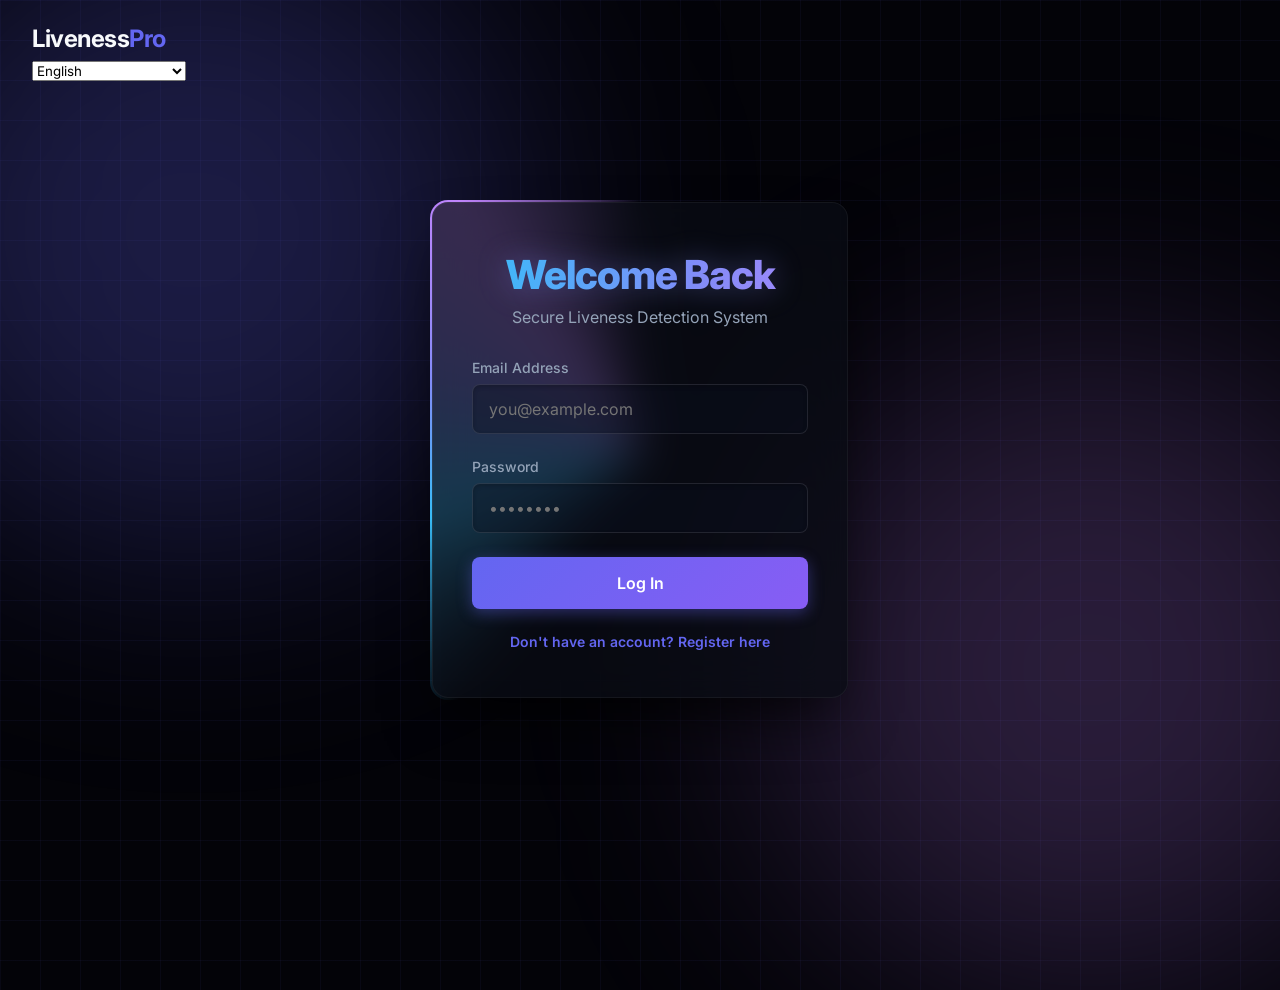
<file: index.html>
<!DOCTYPE html>
<html lang="en">
<head>
    <meta charset="UTF-8">
    <meta name="viewport" content="width=device-width, initial-scale=1.0">
    <title>Authentication - Liveness Detection</title>
    <link rel="stylesheet" href="style.css">
</head>
<body>
    <div class="brand-header">
        <div>Liveness<span>Pro</span></div>
        <select id="langSelect" class="lang-select">
            <option value="en">English</option>
            <option value="hi">हिंदी (Hindi)</option>
            <option value="kn">ಕನ್ನಡ (Kannada)</option>
            <option value="ta">தமிழ் (Tamil)</option>
            <option value="te">తెలుగు (Telugu)</option>
            <option value="ml">മലയാളം (Malayalam)</option>
        </select>
    </div>
    <div class="container">
        <!-- Login Form -->
        <div class="card" id="loginCard">
            <h1 data-i18n="welcome_back">Welcome Back</h1>
            <p class="subtitle" data-i18n="subtitle_login">Secure Liveness Detection System</p>
            
            <form id="loginForm">
                <div class="form-group">
                    <label for="loginEmail" data-i18n="email_label">Email Address</label>
                    <input type="email" id="loginEmail" required placeholder="you@example.com">
                </div>
                <div class="form-group">
                    <label for="loginPassword" data-i18n="password_label">Password</label>
                    <input type="password" id="loginPassword" required placeholder="••••••••">
                </div>
                <div id="loginError" class="form-error hidden"></div>
                <button type="submit" class="btn" data-i18n="login_btn">Log In</button>
            </form>
            
            <div class="toggle-form">
                <span data-i18n="no_account">Don't have an account?</span> <span id="showRegisterBtn" data-i18n="register_here">Register here</span>
            </div>
        </div>

        <!-- Registration Form -->
        <div class="card hidden" id="registerCard">
            <h1 data-i18n="create_account">Create Account</h1>
            <p class="subtitle" data-i18n="subtitle_register">Join our secure platform</p>
            
            <form id="registerForm">
                <div class="form-group">
                    <label for="regName" data-i18n="name_label">Full Name</label>
                    <input type="text" id="regName" required placeholder="John Doe" data-i18n-placeholder="name_placeholder">
                </div>
                <div class="form-group">
                    <label for="regEmail" data-i18n="email_label">Email Address</label>
                    <input type="email" id="regEmail" required placeholder="you@example.com">
                </div>
                <div class="form-group">
                    <label for="regPassword" data-i18n="password_label">Password</label>
                    <input type="password" id="regPassword" required placeholder="••••••••" minlength="6">
                </div>
                <div id="regError" class="form-error hidden"></div>
                <button type="submit" class="btn" data-i18n="register_btn">Register</button>
            </form>
            
            <div class="toggle-form">
                <span data-i18n="have_account">Already have an account?</span> <span id="showLoginBtn" data-i18n="login_here">Log in here</span>
            </div>
        </div>
    </div>

    <!-- Scripts -->
    <script src="i18n.js"></script>
    <script defer src="script.js"></script>
</body>
</html>
</file>
<file: style.css>
@import url('https://fonts.googleapis.com/css2?family=Inter:wght@300;400;500;600;700&display=swap');

:root {
  --primary: #6366f1;
  --primary-hover: #4f46e5;
  --bg: #0f172a;
  --surface: rgba(30, 41, 59, 0.7);
  --text: #f8fafc;
  --text-muted: #94a3b8;
  --border: rgba(255, 255, 255, 0.1);
  --success: #10b981;
  --error: #ef4444;
  --radius: 16px;
}

* {
  box-sizing: border-box;
  margin: 0;
  padding: 0;
  font-family: 'Inter', sans-serif;
}

body {
  background-color: #030308;
  background-image: 
    linear-gradient(rgba(99, 102, 241, 0.05) 1px, transparent 1px),
    linear-gradient(90deg, rgba(99, 102, 241, 0.05) 1px, transparent 1px);
  background-size: 40px 40px;
  color: var(--text);
  min-height: 100vh;
  display: flex;
  justify-content: center;
  align-items: center;
  overflow-x: hidden;
  position: relative;
  animation: moveGrid 15s linear infinite;
}

@keyframes moveGrid {
  0% { background-position: 0 0; }
  100% { background-position: 40px 40px; }
}

body::before, body::after {
  content: "";
  position: absolute;
  width: 50vw;
  height: 50vw;
  border-radius: 50%;
  filter: blur(120px);
  z-index: -1;
  animation: orbFloat 20s infinite alternate ease-in-out;
}

body::before {
  top: -10%;
  left: -10%;
  background: rgba(99, 102, 241, 0.25);
}

body::after {
  bottom: -10%;
  right: -10%;
  background: rgba(192, 132, 252, 0.2);
  animation-delay: -10s;
}

@keyframes orbFloat {
  0% { transform: translate(0, 0) scale(1); }
  50% { transform: translate(8%, 12%) scale(1.1); }
  100% { transform: translate(-5%, -8%) scale(0.9); }
}

/* Brand Header */
.brand-header {
  position: absolute;
  top: 1.5rem;
  left: 2rem;
  font-size: 1.5rem;
  font-weight: 700;
  color: var(--text);
  letter-spacing: -0.5px;
  z-index: 100;
  animation: floatBrand 4s ease-in-out infinite;
}

@keyframes floatBrand {
  0% { transform: translateY(0); }
  50% { transform: translateY(-5px); text-shadow: 0 5px 15px rgba(99, 102, 241, 0.4); }
  100% { transform: translateY(0); }
}

.brand-header span {
  color: var(--primary);
}

.container {
  width: 100%;
  max-width: 480px;
  padding: 2rem;
}

.dashboard-container {
  max-width: 800px;
}

/* Glass Card with Animated Border */
.card {
  background: transparent;
  border-radius: var(--radius);
  padding: 3rem 2.5rem;
  box-shadow: 0 30px 60px -15px rgba(0, 0, 0, 0.8);
  animation: fadeIn 0.6s cubic-bezier(0.16, 1, 0.3, 1);
  position: relative;
  z-index: 1;
}

.card::before {
  content: "";
  position: absolute;
  inset: -2px;
  border-radius: calc(var(--radius) + 2px);
  background: conic-gradient(from 0deg, transparent 60%, #38bdf8, #818cf8, #c084fc, transparent 100%);
  z-index: -2;
  animation: rotateBorder 4s linear infinite;
}

.card::after {
  content: "";
  position: absolute;
  inset: 0px;
  background: rgba(10, 12, 20, 0.75);
  backdrop-filter: blur(24px);
  -webkit-backdrop-filter: blur(24px);
  border-radius: var(--radius);
  z-index: -1;
  border: 1px solid rgba(255, 255, 255, 0.05);
}

@keyframes rotateBorder {
  0% { transform: rotate(0deg); }
  100% { transform: rotate(360deg); }
}

@keyframes fadeIn {
  from { opacity: 0; transform: translateY(20px); }
  to { opacity: 1; transform: translateY(0); }
}

/* Forms */
h1 {
  font-size: 2.5rem;
  margin-bottom: 0.5rem;
  font-weight: 800;
  text-align: center;
  background: linear-gradient(to right, #38bdf8, #818cf8, #c084fc, #38bdf8);
  background-size: 200% auto;
  -webkit-background-clip: text;
  -webkit-text-fill-color: transparent;
  filter: drop-shadow(0 0 15px rgba(129, 140, 248, 0.4));
  letter-spacing: -1px;
  animation: shineText 5s linear infinite;
}

@keyframes shineText {
  to { background-position: 200% center; }
}

p.subtitle {
  text-align: center;
  color: var(--text-muted);
  margin-bottom: 2rem;
  animation: fadeIn 0.8s ease-out 0.2s both;
}

.form-group {
  margin-bottom: 1.5rem;
  position: relative;
  animation: slideInRight 0.5s cubic-bezier(0.16, 1, 0.3, 1) both;
}

.form-group:nth-child(1) { animation-delay: 0.1s; }
.form-group:nth-child(2) { animation-delay: 0.2s; }
.form-group:nth-child(3) { animation-delay: 0.3s; }

@keyframes slideInRight {
  from { opacity: 0; transform: translateX(20px); }
  to { opacity: 1; transform: translateX(0); }
}

.form-group label {
  display: block;
  font-size: 0.875rem;
  margin-bottom: 0.5rem;
  color: var(--text-muted);
  font-weight: 500;
}

.form-group input {
  width: 100%;
  padding: 0.875rem 1rem;
  border-radius: 8px;
  background: rgba(10, 15, 30, 0.4);
  border: 1px solid rgba(255, 255, 255, 0.1);
  color: var(--text);
  font-size: 1rem;
  transition: all 0.3s ease;
  box-shadow: inset 0 2px 4px rgba(0, 0, 0, 0.2);
}

.form-group input:focus {
  outline: none;
  background: rgba(10, 15, 30, 0.7);
  border-color: #818cf8;
  box-shadow: 0 0 0 4px rgba(129, 140, 248, 0.15), inset 0 2px 4px rgba(0, 0, 0, 0.2);
}

.btn {
  width: 100%;
  padding: 1rem;
  border-radius: 8px;
  border: none;
  background: linear-gradient(135deg, #6366f1, #a855f7);
  background-size: 200% auto;
  color: white;
  font-size: 1rem;
  font-weight: 600;
  cursor: pointer;
  transition: all 0.3s cubic-bezier(0.16, 1, 0.3, 1);
  display: flex;
  justify-content: center;
  align-items: center;
  gap: 0.5rem;
  box-shadow: 0 4px 15px rgba(99, 102, 241, 0.4);
  animation: fadeIn 0.8s ease-out 0.4s both, pulseBtn 2s infinite 1s;
}

@keyframes pulseBtn {
  0% { box-shadow: 0 0 0 0 rgba(99, 102, 241, 0.7); }
  70% { box-shadow: 0 0 0 10px rgba(99, 102, 241, 0); }
  100% { box-shadow: 0 0 0 0 rgba(99, 102, 241, 0); }
}

.btn:hover {
  background: linear-gradient(135deg, #4f46e5, #9333ea);
  transform: translateY(-2px) scale(1.02);
  box-shadow: 0 8px 25px rgba(99, 102, 241, 0.6);
}

.btn:active {
  transform: translateY(0) scale(0.98);
}

.toggle-form {
  text-align: center;
  margin-top: 1.5rem;
  font-size: 0.875rem;
  color: var(--text-muted);
}

.toggle-form span {
  color: var(--primary);
  cursor: pointer;
  font-weight: 600;
  transition: color 0.3s;
}

.toggle-form span:hover {
  color: #818cf8;
  text-decoration: underline;
}

/* Dashboard UI */
.video-wrapper {
  position: relative;
  width: 100%;
  aspect-ratio: 4/3;
  border-radius: 12px;
  overflow: hidden;
  background: #000;
  margin-bottom: 1.5rem;
  box-shadow: 0 10px 25px rgba(0,0,0,0.5);
  display: flex;
  justify-content: center;
  align-items: center;
}

#video {
  width: 100%;
  height: 100%;
  object-fit: cover;
  transform: scaleX(-1); /* Mirror */
}

#overlay {
  position: absolute;
  top: 0;
  left: 0;
  width: 100%;
  height: 100%;
  transform: scaleX(-1); /* Mirror canvas too */
}

.instruction-box {
  background: rgba(99, 102, 241, 0.1);
  border: 1px solid rgba(99, 102, 241, 0.3);
  padding: 1.5rem;
  border-radius: 12px;
  text-align: center;
  margin-bottom: 1.5rem;
  position: relative;
  box-shadow: 0 0 20px rgba(99, 102, 241, 0.15) inset;
  animation: breathe 3s ease-in-out infinite;
}

@keyframes breathe {
  0% { box-shadow: 0 0 10px rgba(99, 102, 241, 0.1) inset; border-color: rgba(99, 102, 241, 0.2); }
  50% { box-shadow: 0 0 30px rgba(99, 102, 241, 0.3) inset; border-color: rgba(99, 102, 241, 0.6); }
  100% { box-shadow: 0 0 10px rgba(99, 102, 241, 0.1) inset; border-color: rgba(99, 102, 241, 0.2); }
}

.instruction-text {
  font-size: 1.25rem;
  font-weight: 600;
  color: #e0e7ff;
  text-shadow: 0 0 10px rgba(224, 231, 255, 0.5);
}

.timer {
  font-size: 1.5rem;
  font-weight: 700;
  color: var(--error);
  margin-top: 0.5rem;
}

.status-badge {
  display: inline-block;
  padding: 0.5rem 1rem;
  border-radius: 999px;
  font-size: 0.875rem;
  font-weight: 600;
  margin-top: 1rem;
  text-align: center;
  width: 100%;
}

.status-verifying { background: rgba(245, 158, 11, 0.2); color: #fbbf24; border: 1px solid rgba(245, 158, 11, 0.4); }
.status-success { background: rgba(16, 185, 129, 0.2); color: #34d399; border: 1px solid rgba(16, 185, 129, 0.4); }
.status-error { background: rgba(239, 68, 68, 0.2); color: #f87171; border: 1px solid rgba(239, 68, 68, 0.4); }

.hidden {
  display: none !important;
}

/* Quote Animation */
.quote-container {
  text-align: center;
  margin-top: 2rem;
  padding: 2rem;
  border-radius: 12px;
  background: linear-gradient(135deg, rgba(16, 185, 129, 0.1), rgba(16, 185, 129, 0.05));
  border: 1px solid rgba(16, 185, 129, 0.2);
  animation: slideUpFade 0.8s cubic-bezier(0.16, 1, 0.3, 1) forwards;
}

@keyframes slideUpFade {
  0% { opacity: 0; transform: translateY(30px); }
  100% { opacity: 1; transform: translateY(0); }
}

.quote-text {
  font-size: 1.5rem;
  font-weight: 600;
  color: #a7f3d0;
  font-style: italic;
  line-height: 1.4;
}

.header-bar {
  display: flex;
  justify-content: space-between;
  align-items: center;
  margin-bottom: 2rem;
}

.logout-btn {
  background: transparent;
  border: 1px solid var(--border);
  color: var(--text-muted);
  padding: 0.5rem 1rem;
  border-radius: 6px;
  cursor: pointer;
  transition: all 0.3s;
}

.logout-btn:hover {
  background: rgba(255, 255, 255, 0.05);
  color: var(--text);
}

.loading-spinner {
  border: 3px solid rgba(255,255,255,0.1);
  border-top: 3px solid var(--primary);
  border-radius: 50%;
  width: 24px;
  height: 24px;
  animation: spin 1s linear infinite;
  display: inline-block;
  vertical-align: middle;
}

@keyframes spin {
  0% { transform: rotate(0deg); }
  100% { transform: rotate(360deg); }
}

/* Custom error message for forms */
.form-error {
    color: var(--error);
    font-size: 0.8rem;
    margin-top: 0.5rem;
    text-align: center;
}

/* Access Granted Screen */
.access-granted-container {
  text-align: center;
  padding: 3rem 0;
  animation: scaleInBounce 0.6s cubic-bezier(0.175, 0.885, 0.32, 1.275) forwards;
}

.access-granted-container h2 {
  font-size: 2.5rem;
  color: #10b981;
  margin-top: 1.5rem;
  font-weight: 800;
  letter-spacing: 2px;
  text-shadow: 0 0 20px rgba(16, 185, 129, 0.4);
}

.checkmark-circle {
  width: 100px;
  height: 100px;
  margin: 0 auto;
}

.checkmark-circle svg {
  width: 100%;
  height: 100%;
}

.checkmark-circle-path {
  stroke: #10b981;
  stroke-width: 3;
  stroke-dasharray: 166;
  stroke-dashoffset: 166;
  animation: strokeDash 0.6s cubic-bezier(0.65, 0, 0.45, 1) forwards;
}

.checkmark-check {
  stroke: #10b981;
  stroke-width: 4;
  stroke-dasharray: 48;
  stroke-dashoffset: 48;
  animation: strokeDash 0.3s cubic-bezier(0.65, 0, 0.45, 1) 0.6s forwards;
}

@keyframes strokeDash {
  100% { stroke-dashoffset: 0; }
}

@keyframes scaleInBounce {
  0% { transform: scale(0.5); opacity: 0; }
  100% { transform: scale(1); opacity: 1; }
}
</file>
